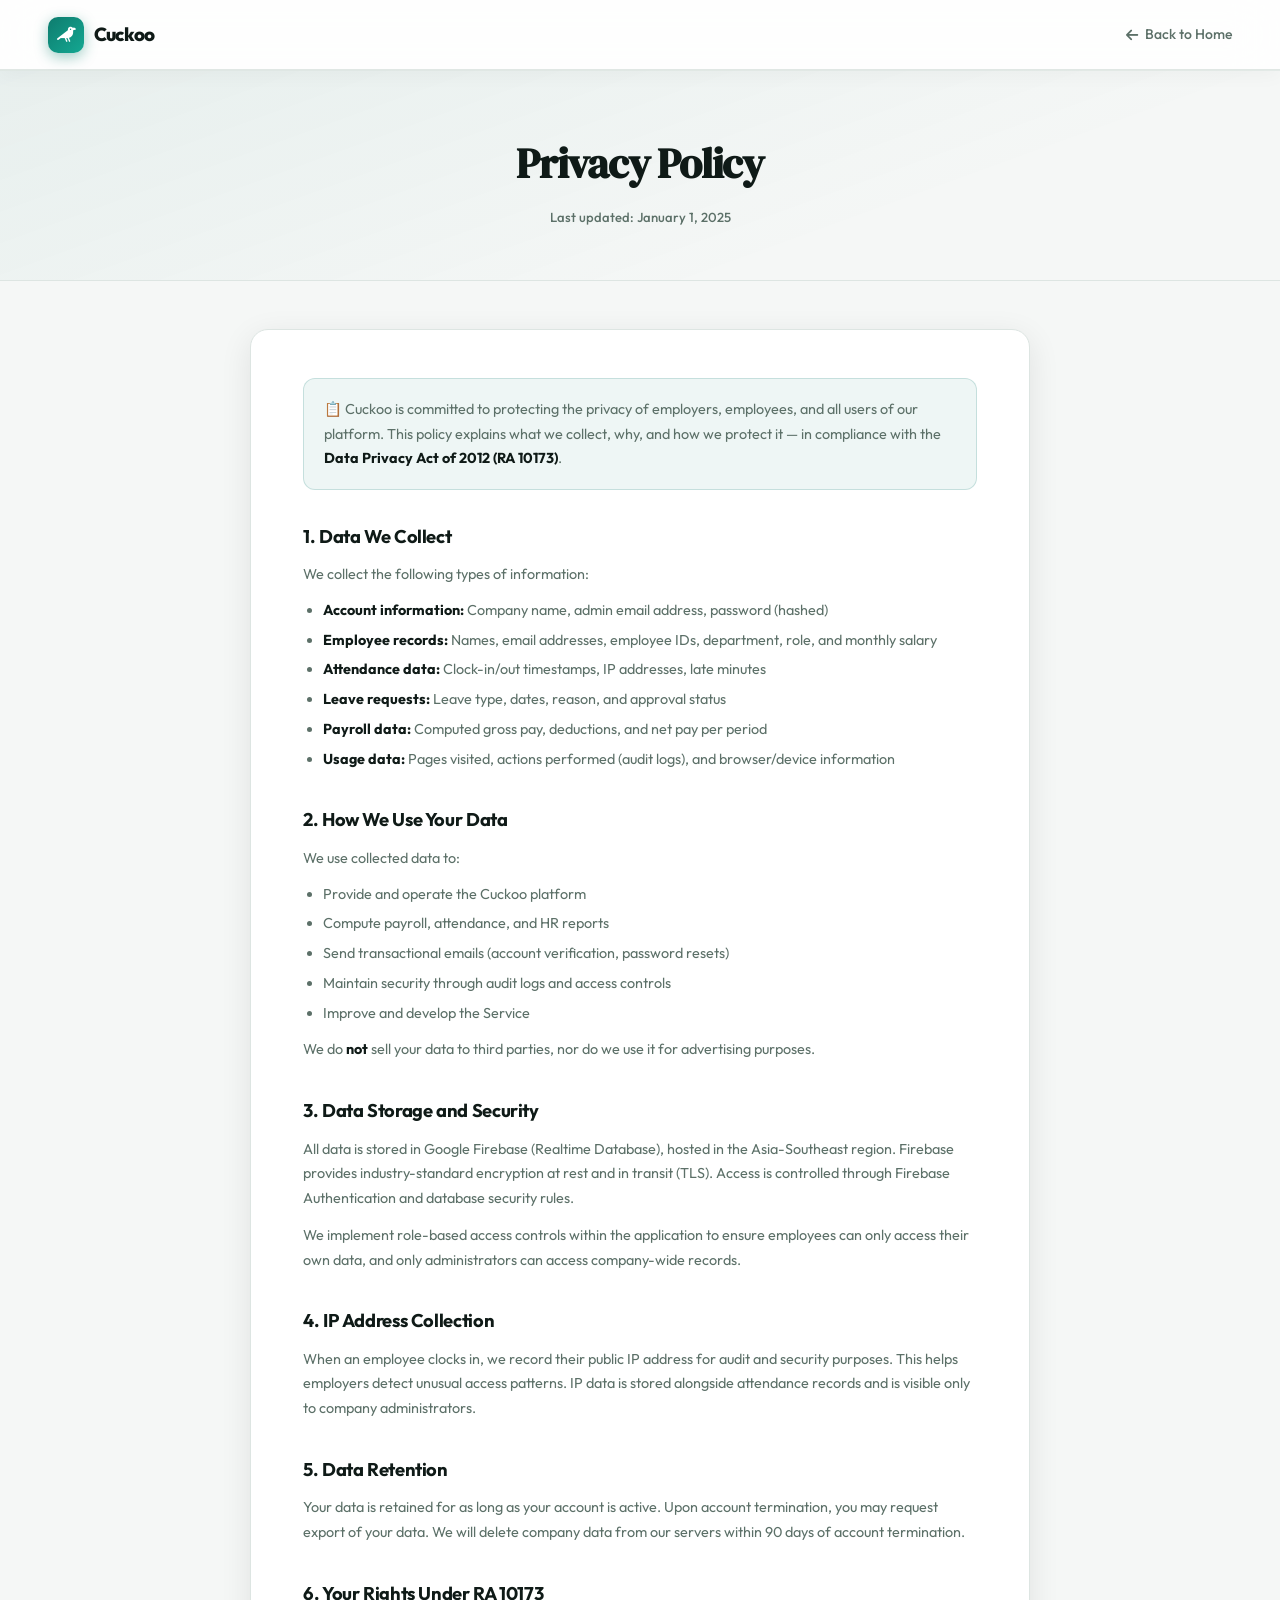
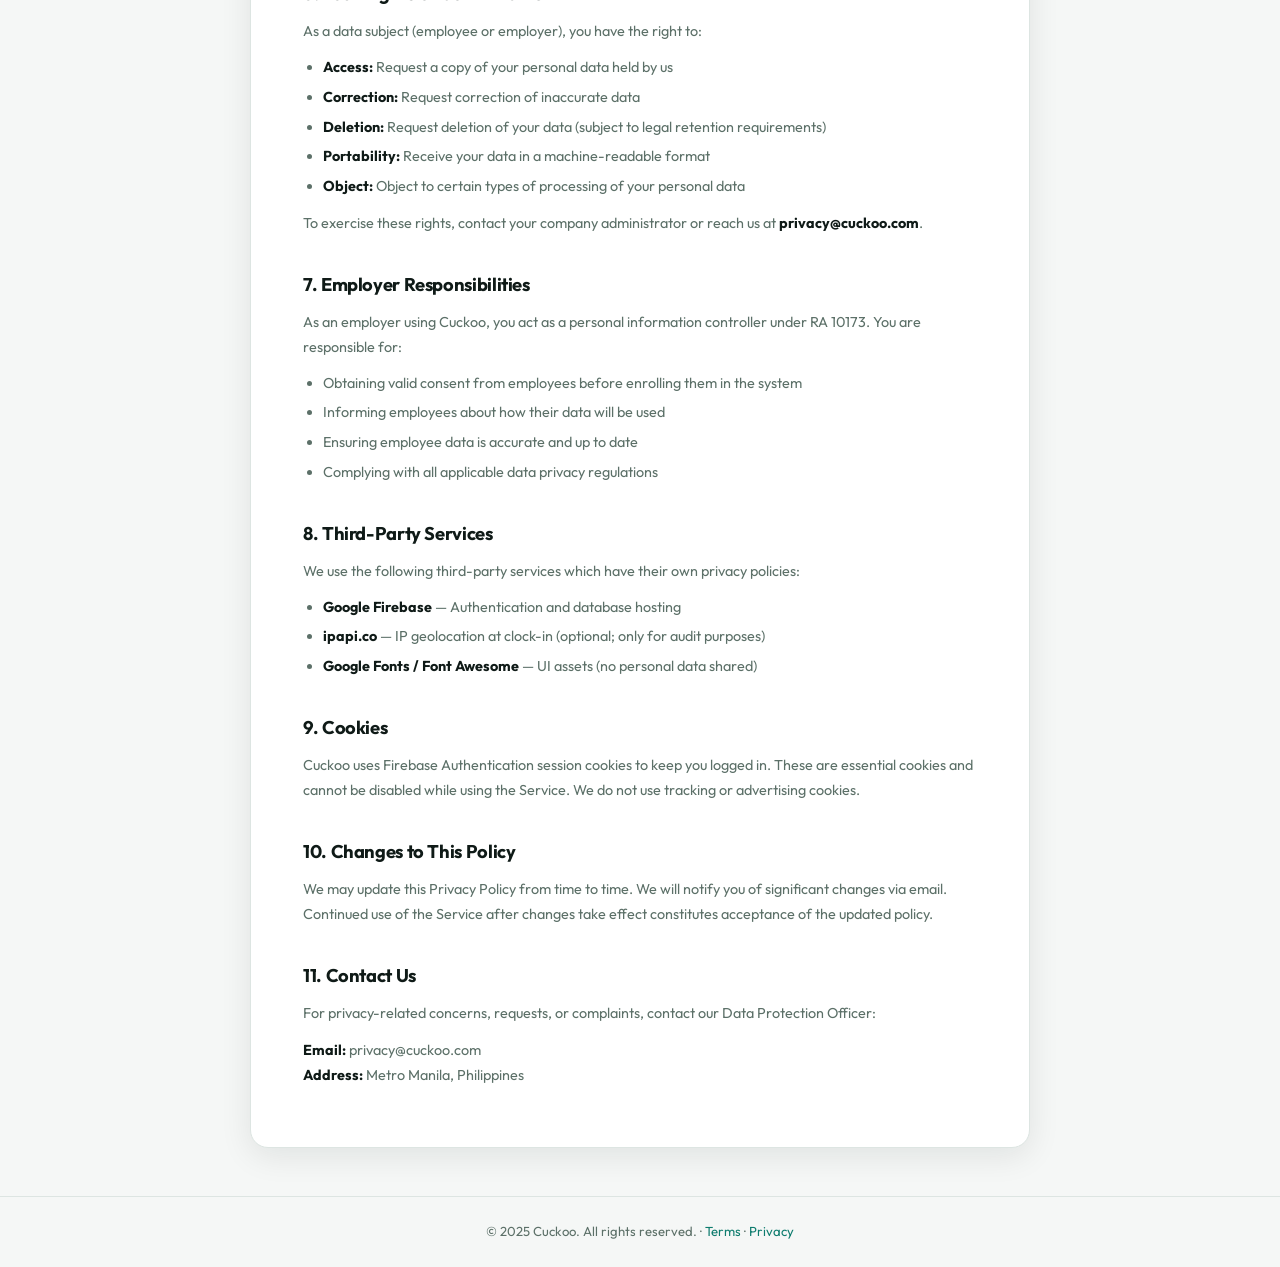
<file: privacy.html>
<!DOCTYPE html>
<html lang="en">
<head>
  <meta charset="UTF-8">
  <meta name="viewport" content="width=device-width, initial-scale=1.0">
  <title>Privacy Policy — Cuckoo</title>
  <link href="https://fonts.googleapis.com/css2?family=Outfit:wght@300;400;500;600;700;800&family=DM+Serif+Display:ital@0;1&display=swap" rel="stylesheet">
  <link rel="stylesheet" href="https://cdnjs.cloudflare.com/ajax/libs/font-awesome/6.4.0/css/all.min.css">
  <link rel="stylesheet" href="style.css">
  <!-- PWA -->
  <link rel="icon" type="image/png" href="/HueTeams/icons/favicon-96x96.png" sizes="96x96" />
  <link rel="icon" type="image/svg+xml" href="/HueTeams/icons/favicon.svg" />
  <link rel="shortcut icon" href="/HueTeams/icons/favicon.ico" />
  <link rel="apple-touch-icon" sizes="180x180" href="/HueTeams/icons/apple-touch-icon.png" />
  <meta name="apple-mobile-web-app-capable" content="yes" />
  <meta name="apple-mobile-web-app-status-bar-style" content="black" />
  <meta name="apple-mobile-web-app-title" content="Cuckoo" />
  <meta name="theme-color" content="#0e7c6e" />
  <link rel="manifest" href="/HueTeams/manifest.json" />
</head>
<body>

<nav class="navbar">
  <a class="nav-logo" href="index.html">
    <div class="nav-logo-icon"><i class="fa-solid fa-crow"></i></div>
    Cuckoo
  </a>
  <a href="index.html" class="nav-back">
    <i class="fa-solid fa-arrow-left"></i> Back to Home
  </a>
</nav>

<div class="page-hero">
  <h1>Privacy Policy</h1>
  <p class="updated">Last updated: January 1, 2025</p>
</div>

<div class="container">

  <div class="highlight">
    📋 Cuckoo is committed to protecting the privacy of employers, employees, and all users of our platform. This policy explains what we collect, why, and how we protect it — in compliance with the <strong>Data Privacy Act of 2012 (RA 10173)</strong>.
  </div>

  <h2>1. Data We Collect</h2>
  <p>We collect the following types of information:</p>
  <ul>
    <li><strong>Account information:</strong> Company name, admin email address, password (hashed)</li>
    <li><strong>Employee records:</strong> Names, email addresses, employee IDs, department, role, and monthly salary</li>
    <li><strong>Attendance data:</strong> Clock-in/out timestamps, IP addresses, late minutes</li>
    <li><strong>Leave requests:</strong> Leave type, dates, reason, and approval status</li>
    <li><strong>Payroll data:</strong> Computed gross pay, deductions, and net pay per period</li>
    <li><strong>Usage data:</strong> Pages visited, actions performed (audit logs), and browser/device information</li>
  </ul>

  <h2>2. How We Use Your Data</h2>
  <p>We use collected data to:</p>
  <ul>
    <li>Provide and operate the Cuckoo platform</li>
    <li>Compute payroll, attendance, and HR reports</li>
    <li>Send transactional emails (account verification, password resets)</li>
    <li>Maintain security through audit logs and access controls</li>
    <li>Improve and develop the Service</li>
  </ul>
  <p>We do <strong>not</strong> sell your data to third parties, nor do we use it for advertising purposes.</p>

  <h2>3. Data Storage and Security</h2>
  <p>All data is stored in Google Firebase (Realtime Database), hosted in the Asia-Southeast region. Firebase provides industry-standard encryption at rest and in transit (TLS). Access is controlled through Firebase Authentication and database security rules.</p>
  <p>We implement role-based access controls within the application to ensure employees can only access their own data, and only administrators can access company-wide records.</p>

  <h2>4. IP Address Collection</h2>
  <p>When an employee clocks in, we record their public IP address for audit and security purposes. This helps employers detect unusual access patterns. IP data is stored alongside attendance records and is visible only to company administrators.</p>

  <h2>5. Data Retention</h2>
  <p>Your data is retained for as long as your account is active. Upon account termination, you may request export of your data. We will delete company data from our servers within 90 days of account termination.</p>

  <h2>6. Your Rights Under RA 10173</h2>
  <p>As a data subject (employee or employer), you have the right to:</p>
  <ul>
    <li><strong>Access:</strong> Request a copy of your personal data held by us</li>
    <li><strong>Correction:</strong> Request correction of inaccurate data</li>
    <li><strong>Deletion:</strong> Request deletion of your data (subject to legal retention requirements)</li>
    <li><strong>Portability:</strong> Receive your data in a machine-readable format</li>
    <li><strong>Object:</strong> Object to certain types of processing of your personal data</li>
  </ul>
  <p>To exercise these rights, contact your company administrator or reach us at <strong>privacy@cuckoo.com</strong>.</p>

  <h2>7. Employer Responsibilities</h2>
  <p>As an employer using Cuckoo, you act as a personal information controller under RA 10173. You are responsible for:</p>
  <ul>
    <li>Obtaining valid consent from employees before enrolling them in the system</li>
    <li>Informing employees about how their data will be used</li>
    <li>Ensuring employee data is accurate and up to date</li>
    <li>Complying with all applicable data privacy regulations</li>
  </ul>

  <h2>8. Third-Party Services</h2>
  <p>We use the following third-party services which have their own privacy policies:</p>
  <ul>
    <li><strong>Google Firebase</strong> — Authentication and database hosting</li>
    <li><strong>ipapi.co</strong> — IP geolocation at clock-in (optional; only for audit purposes)</li>
    <li><strong>Google Fonts / Font Awesome</strong> — UI assets (no personal data shared)</li>
  </ul>

  <h2>9. Cookies</h2>
  <p>Cuckoo uses Firebase Authentication session cookies to keep you logged in. These are essential cookies and cannot be disabled while using the Service. We do not use tracking or advertising cookies.</p>

  <h2>10. Changes to This Policy</h2>
  <p>We may update this Privacy Policy from time to time. We will notify you of significant changes via email. Continued use of the Service after changes take effect constitutes acceptance of the updated policy.</p>

  <h2>11. Contact Us</h2>
  <p>For privacy-related concerns, requests, or complaints, contact our Data Protection Officer:</p>
  <p><strong>Email:</strong> privacy@cuckoo.com<br>
  <strong>Address:</strong> Metro Manila, Philippines</p>

</div>

<div class="footer-light">
  © 2025 Cuckoo. All rights reserved. ·
  <a href="terms.html">Terms</a> ·
  <a href="privacy.html">Privacy</a>
</div>

</body>
</html>
</file>
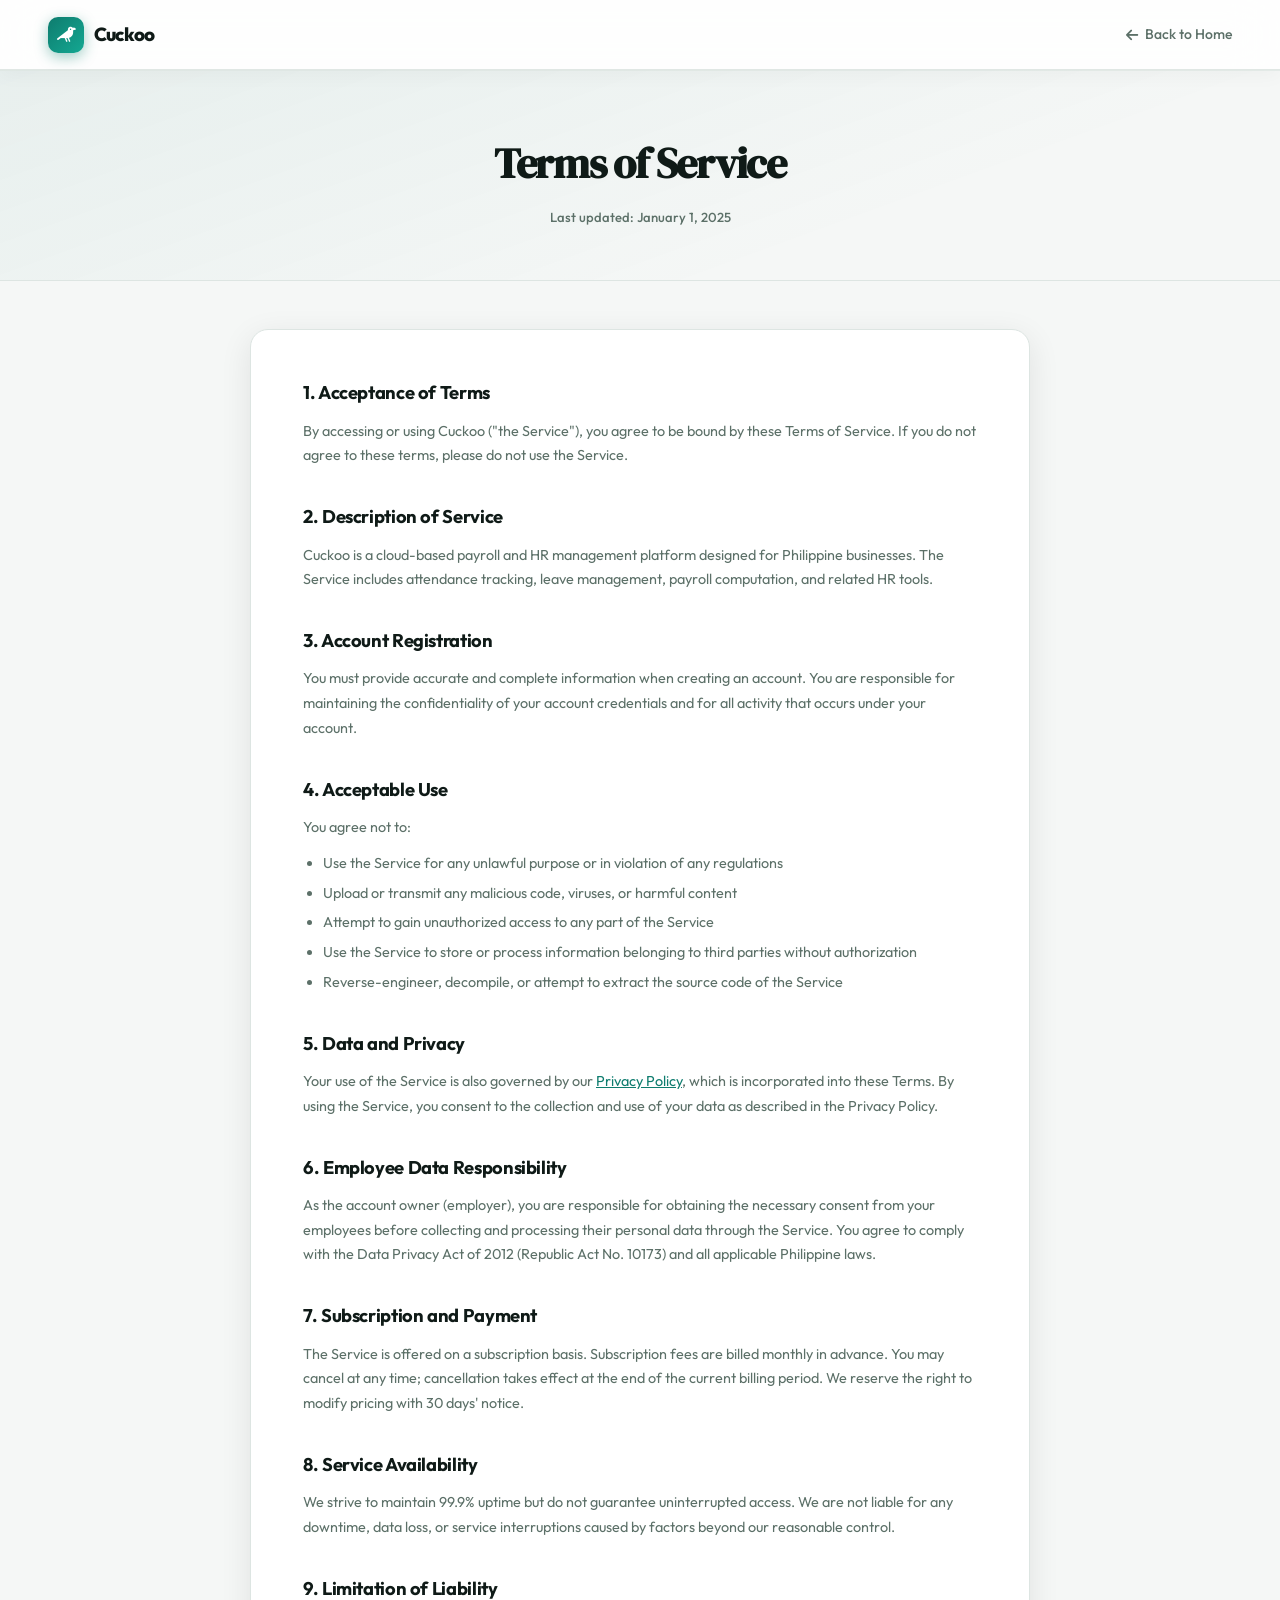
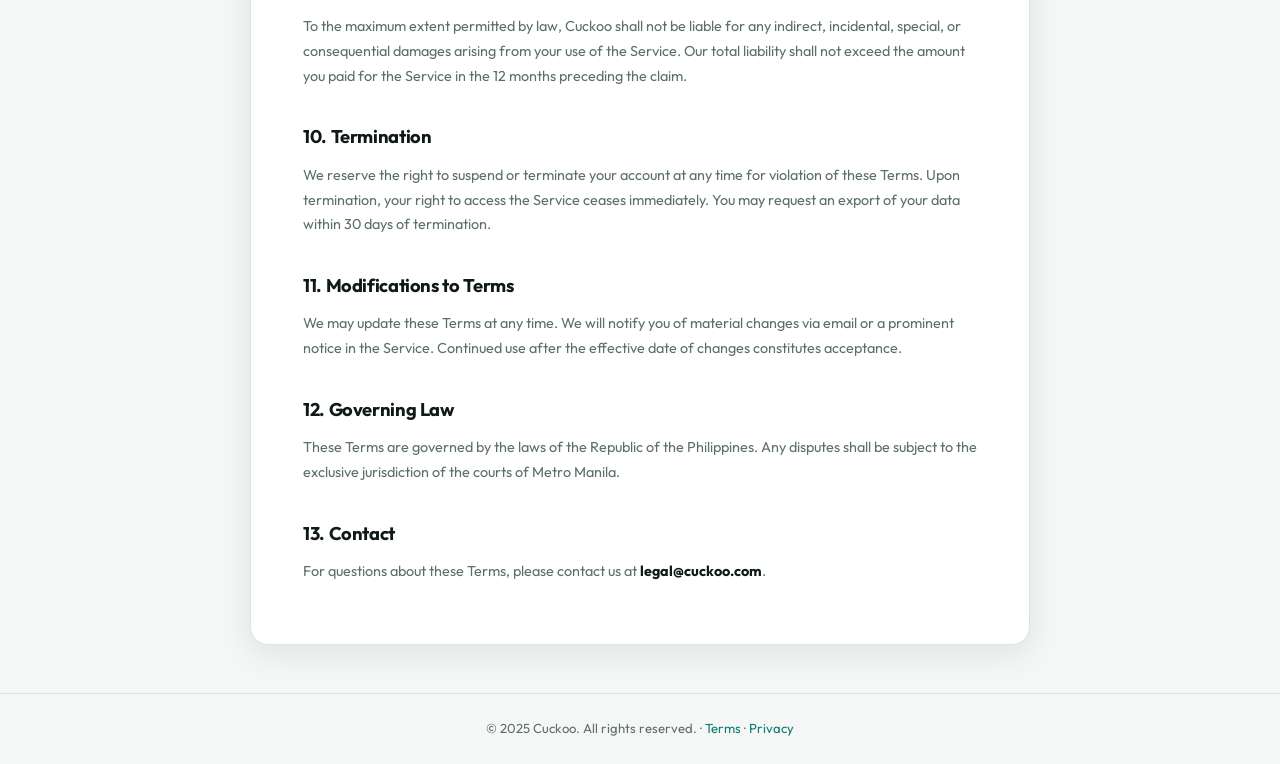
<file: terms.html>
<!DOCTYPE html>
<html lang="en">
<head>
  <meta charset="UTF-8">
  <meta name="viewport" content="width=device-width, initial-scale=1.0">
  <title>Terms of Service — Cuckoo</title>
  <link href="https://fonts.googleapis.com/css2?family=Outfit:wght@300;400;500;600;700;800&family=DM+Serif+Display:ital@0;1&display=swap" rel="stylesheet">
  <link rel="stylesheet" href="https://cdnjs.cloudflare.com/ajax/libs/font-awesome/6.4.0/css/all.min.css">
  <link rel="stylesheet" href="style.css">
  <!-- PWA -->
  <link rel="icon" type="image/png" href="/HueTeams/icons/favicon-96x96.png" sizes="96x96" />
  <link rel="icon" type="image/svg+xml" href="/HueTeams/icons/favicon.svg" />
  <link rel="shortcut icon" href="/HueTeams/icons/favicon.ico" />
  <link rel="apple-touch-icon" sizes="180x180" href="/HueTeams/icons/apple-touch-icon.png" />
  <meta name="apple-mobile-web-app-capable" content="yes" />
  <meta name="apple-mobile-web-app-status-bar-style" content="black" />
  <meta name="apple-mobile-web-app-title" content="Cuckoo" />
  <meta name="theme-color" content="#0e7c6e" />
  <link rel="manifest" href="/HueTeams/manifest.json" />
</head>
<body>

<nav class="navbar">
  <a class="nav-logo" href="index.html">
    <div class="nav-logo-icon"><i class="fa-solid fa-crow"></i></div>
    Cuckoo
  </a>
  <a href="index.html" class="nav-back">
    <i class="fa-solid fa-arrow-left"></i> Back to Home
  </a>
</nav>

<div class="page-hero">
  <h1>Terms of Service</h1>
  <p class="updated">Last updated: January 1, 2025</p>
</div>

<div class="container">

  <h2>1. Acceptance of Terms</h2>
  <p>By accessing or using Cuckoo ("the Service"), you agree to be bound by these Terms of Service. If you do not agree to these terms, please do not use the Service.</p>

  <h2>2. Description of Service</h2>
  <p>Cuckoo is a cloud-based payroll and HR management platform designed for Philippine businesses. The Service includes attendance tracking, leave management, payroll computation, and related HR tools.</p>

  <h2>3. Account Registration</h2>
  <p>You must provide accurate and complete information when creating an account. You are responsible for maintaining the confidentiality of your account credentials and for all activity that occurs under your account.</p>

  <h2>4. Acceptable Use</h2>
  <p>You agree not to:</p>
  <ul>
    <li>Use the Service for any unlawful purpose or in violation of any regulations</li>
    <li>Upload or transmit any malicious code, viruses, or harmful content</li>
    <li>Attempt to gain unauthorized access to any part of the Service</li>
    <li>Use the Service to store or process information belonging to third parties without authorization</li>
    <li>Reverse-engineer, decompile, or attempt to extract the source code of the Service</li>
  </ul>

  <h2>5. Data and Privacy</h2>
  <p>Your use of the Service is also governed by our <a href="privacy.html">Privacy Policy</a>, which is incorporated into these Terms. By using the Service, you consent to the collection and use of your data as described in the Privacy Policy.</p>

  <h2>6. Employee Data Responsibility</h2>
  <p>As the account owner (employer), you are responsible for obtaining the necessary consent from your employees before collecting and processing their personal data through the Service. You agree to comply with the Data Privacy Act of 2012 (Republic Act No. 10173) and all applicable Philippine laws.</p>

  <h2>7. Subscription and Payment</h2>
  <p>The Service is offered on a subscription basis. Subscription fees are billed monthly in advance. You may cancel at any time; cancellation takes effect at the end of the current billing period. We reserve the right to modify pricing with 30 days' notice.</p>

  <h2>8. Service Availability</h2>
  <p>We strive to maintain 99.9% uptime but do not guarantee uninterrupted access. We are not liable for any downtime, data loss, or service interruptions caused by factors beyond our reasonable control.</p>

  <h2>9. Limitation of Liability</h2>
  <p>To the maximum extent permitted by law, Cuckoo shall not be liable for any indirect, incidental, special, or consequential damages arising from your use of the Service. Our total liability shall not exceed the amount you paid for the Service in the 12 months preceding the claim.</p>

  <h2>10. Termination</h2>
  <p>We reserve the right to suspend or terminate your account at any time for violation of these Terms. Upon termination, your right to access the Service ceases immediately. You may request an export of your data within 30 days of termination.</p>

  <h2>11. Modifications to Terms</h2>
  <p>We may update these Terms at any time. We will notify you of material changes via email or a prominent notice in the Service. Continued use after the effective date of changes constitutes acceptance.</p>

  <h2>12. Governing Law</h2>
  <p>These Terms are governed by the laws of the Republic of the Philippines. Any disputes shall be subject to the exclusive jurisdiction of the courts of Metro Manila.</p>

  <h2>13. Contact</h2>
  <p>For questions about these Terms, please contact us at <strong>legal@cuckoo.com</strong>.</p>

</div>

<div class="footer-light">
  © 2025 Cuckoo. All rights reserved. ·
  <a href="terms.html">Terms</a> ·
  <a href="privacy.html">Privacy</a>
</div>

</body>
</html>
</file>
<file: style.css>
/* ============================================================
   CUCKOO — style.css  (v3 — Modern Premium)
   Covers: index.html · app.html · terms.html · privacy.html
   ============================================================ */

/* ════════════════════════════════════════════════
   1. DESIGN TOKENS
   ════════════════════════════════════════════════ */
:root {
  /* Brand — deep forest teal with gold accent */
  --primary:         #0e7c6e;
  --primary-dark:    #0a5f55;
  --primary-light:   #14a892;
  --primary-glow:    rgba(14, 124, 110, 0.15);
  --primary-glow-sm: rgba(14, 124, 110, 0.10);
  --accent:          #f0a500;
  --accent-glow:     rgba(240, 165, 0, 0.15);

  /* Semantic */
  --green:  #059669;
  --red:    #dc2626;
  --amber:  #d97706;
  --purple: #7c3aed;

  /* Surfaces */
  --bg:   #f5f7f6;
  --bg2:  #eef1ef;
  --card: #ffffff;

  /* Text */
  --text:       #0f1a17;
  --text-muted: #5c7068;

  /* Borders */
  --border:       #dde5e2;
  --border-focus: var(--primary);

  /* Radius */
  --radius:    18px;
  --radius-sm: 11px;
  --radius-xs: 7px;

  /* Shadows */
  --shadow:      0 2px 14px rgba(15, 26, 23, 0.05);
  --shadow-md:   0 8px 32px rgba(15, 26, 23, 0.09);
  --shadow-lg:   0 20px 56px rgba(15, 26, 23, 0.13);
  --shadow-glow: 0 8px 32px rgba(14, 124, 110, 0.28);

  /* Layout */
  --sidebar-w: 252px;
}

/* ════════════════════════════════════════════════
   2. RESET & BASE
   ════════════════════════════════════════════════ */
*, *::before, *::after {
  box-sizing: border-box;
  margin: 0;
  padding: 0;
}
html { scroll-behavior: smooth; }
body {
  font-family: 'Outfit', sans-serif;
  background: var(--bg);
  color: var(--text);
  line-height: 1.65;
  -webkit-font-smoothing: antialiased;
  -moz-osx-font-smoothing: grayscale;
}
img, svg { display: block; max-width: 100%; }
a { color: var(--primary); }
button { font-family: inherit; }

/* ════════════════════════════════════════════════
   3. TYPOGRAPHY HELPERS
   ════════════════════════════════════════════════ */
.font-serif   { font-family: 'DM Serif Display', serif; }
.text-muted   { color: var(--text-muted); }
.text-primary { color: var(--primary); }
.text-small   { font-size: 0.85rem; }
.hidden       { display: none !important; }

/* ════════════════════════════════════════════════
   4. ANIMATIONS
   ════════════════════════════════════════════════ */
@keyframes pulse {
  0%, 100% { opacity: 1; transform: scale(1); }
  50%       { opacity: .5; transform: scale(1.3); }
}
@keyframes spin {
  to { transform: rotate(360deg); }
}
@keyframes fadeUp {
  from { opacity: 0; transform: translateY(16px); }
  to   { opacity: 1; transform: translateY(0); }
}
@keyframes shimmer {
  0%   { background-position: -200% 0; }
  100% { background-position: 200% 0; }
}
@keyframes float {
  0%, 100% { transform: translateY(0px); }
  50%       { transform: translateY(-8px); }
}
@keyframes heroFadeIn {
  from { opacity: 0; transform: translateY(24px); }
  to   { opacity: 1; transform: translateY(0); }
}

/* ════════════════════════════════════════════════
   5. SHARED — NAVBAR
   ════════════════════════════════════════════════ */
.navbar {
  background: rgba(255, 255, 255, 0.88);
  backdrop-filter: blur(24px) saturate(180%);
  -webkit-backdrop-filter: blur(24px) saturate(180%);
  border-bottom: 1px solid rgba(221, 229, 226, 0.9);
  padding: 0 48px;
  height: 70px;
  display: flex;
  align-items: center;
  justify-content: space-between;
  position: sticky;
  top: 0;
  z-index: 100;
  box-shadow: 0 1px 0 rgba(221, 229, 226, 0.7), 0 4px 20px rgba(15, 26, 23, 0.04);
}

.nav-logo {
  font-weight: 800;
  font-size: 1.18rem;
  color: var(--text);
  display: flex;
  align-items: center;
  gap: 10px;
  text-decoration: none;
  letter-spacing: -0.04em;
}

.nav-logo-icon {
  width: 36px;
  height: 36px;
  border-radius: 10px;
  background: linear-gradient(135deg, var(--primary), var(--primary-light));
  color: #fff;
  display: flex;
  align-items: center;
  justify-content: center;
  font-size: 0.95rem;
  box-shadow: 0 4px 14px rgba(14, 124, 110, 0.4);
  flex-shrink: 0;
}

/* index.html nav links */
.nav-links {
  display: flex;
  gap: 4px;
  align-items: center;
}

.nav-links a {
  text-decoration: none;
  color: var(--text-muted);
  font-weight: 500;
  font-size: 0.875rem;
  padding: 7px 14px;
  border-radius: 9px;
  transition: color 0.18s, background 0.18s;
}

.nav-links a:hover {
  color: var(--primary);
  background: var(--primary-glow-sm);
}

/* terms / privacy back link */
.nav-back {
  font-size: 0.875rem;
  color: var(--text-muted);
  text-decoration: none;
  display: flex;
  align-items: center;
  gap: 7px;
  font-weight: 500;
  transition: color 0.18s;
}
.nav-back:hover { color: var(--primary); }

/* ════════════════════════════════════════════════
   6. SHARED — BUTTONS
   ════════════════════════════════════════════════ */
.btn {
  display: inline-flex;
  align-items: center;
  justify-content: center;
  gap: 7px;
  padding: 10px 22px;
  border-radius: var(--radius-sm);
  border: none;
  font-family: 'Outfit', sans-serif;
  font-weight: 600;
  font-size: 0.9rem;
  cursor: pointer;
  text-decoration: none;
  letter-spacing: -0.01em;
  transition:
    background 0.2s cubic-bezier(0.4, 0, 0.2, 1),
    transform  0.2s cubic-bezier(0.4, 0, 0.2, 1),
    box-shadow 0.2s cubic-bezier(0.4, 0, 0.2, 1),
    border-color 0.2s;
  white-space: nowrap;
}

.btn-primary {
  background: linear-gradient(135deg, var(--primary), var(--primary-light));
  color: #fff;
  box-shadow: 0 4px 18px rgba(14, 124, 110, 0.38);
}
.btn-primary:hover {
  background: linear-gradient(135deg, var(--primary-dark), var(--primary));
  transform: translateY(-2px);
  box-shadow: 0 8px 28px rgba(14, 124, 110, 0.45);
}
.btn-primary:active { transform: translateY(0); }

.btn-outline {
  background: rgba(255,255,255,0.8);
  border: 1.5px solid var(--border);
  color: var(--text);
  backdrop-filter: blur(8px);
}
.btn-outline:hover {
  border-color: var(--primary);
  color: var(--primary);
  background: var(--primary-glow-sm);
}

.btn-success { background: var(--green); color: #fff; box-shadow: 0 3px 10px rgba(5,150,105,.3); }
.btn-success:hover { filter: brightness(1.08); transform: translateY(-1px); }
.btn-danger  { background: var(--red);   color: #fff; box-shadow: 0 3px 10px rgba(220,38,38,.3); }
.btn-danger:hover  { filter: brightness(1.08); transform: translateY(-1px); }
.btn-ghost {
  background: var(--bg);
  color: var(--text-muted);
  border: 1px solid var(--border);
}
.btn-ghost:hover { background: var(--border); color: var(--text); }

.btn-lg { padding: 15px 34px; font-size: 1rem; border-radius: 13px; }
.btn-sm { padding: 5px 12px;  font-size: 0.75rem; border-radius: var(--radius-xs); }

/* ════════════════════════════════════════════════
   7. SHARED — ALERTS
   ════════════════════════════════════════════════ */
.alert {
  padding: 12px 16px;
  border-radius: var(--radius-sm);
  font-size: 0.875rem;
  margin-bottom: 14px;
  font-weight: 500;
  line-height: 1.55;
}
.alert-error   { background: #fff1f0; color: #9b1c1c; border: 1px solid #fecaca; }
.alert-success { background: #ecfdf5; color: #065f46; border: 1px solid #a7f3d0; }
.alert-info    { background: #f0fdf9; color: var(--primary); border: 1px solid #b2e8df; }

/* ════════════════════════════════════════════════
   8. SHARED — FORMS
   ════════════════════════════════════════════════ */
.form-group {
  display: flex;
  flex-direction: column;
  gap: 6px;
  margin-bottom: 16px;
}

.form-label,
.form-group label {
  font-size: 0.72rem;
  font-weight: 700;
  color: var(--text-muted);
  letter-spacing: 0.05em;
  text-transform: uppercase;
}

.form-input,
.form-select,
.form-textarea {
  padding: 10px 14px;
  border: 1.5px solid var(--border);
  border-radius: var(--radius-sm);
  font-family: 'Outfit', sans-serif;
  font-size: 0.9rem;
  width: 100%;
  background: #fff;
  color: var(--text);
  transition: border-color 0.2s, box-shadow 0.2s;
}

.form-input:focus,
.form-select:focus,
.form-textarea:focus {
  outline: none;
  border-color: var(--primary);
  box-shadow: 0 0 0 3.5px var(--primary-glow);
}

.form-textarea { resize: vertical; min-height: 90px; }

/* ════════════════════════════════════════════════
   9. SHARED — MODAL
   ════════════════════════════════════════════════ */
.modal-overlay {
  display: none;
  position: fixed;
  inset: 0;
  background: rgba(15, 26, 23, 0.55);
  backdrop-filter: blur(6px);
  z-index: 900;
  align-items: center;
  justify-content: center;
  padding: 20px;
}
.modal-overlay.active { display: flex; animation: fadeUp 0.22s ease; }

.modal {
  background: #fff;
  border-radius: 20px;
  padding: 36px;
  width: 100%;
  max-width: 420px;
  position: relative;
  box-shadow: 0 24px 72px rgba(15, 26, 23, 0.22);
  border: 1px solid var(--border);
}

.modal h3 {
  font-size: 1.35rem;
  font-weight: 800;
  margin-bottom: 22px;
  letter-spacing: -0.03em;
}

.close-modal {
  position: absolute;
  top: 16px; right: 16px;
  background: var(--bg);
  border: 1px solid var(--border);
  border-radius: 8px;
  width: 32px; height: 32px;
  display: flex; align-items: center; justify-content: center;
  cursor: pointer;
  color: var(--text-muted);
  transition: background 0.18s, color 0.18s;
}
.close-modal:hover { background: var(--border); color: var(--text); }

/* ════════════════════════════════════════════════
   10. VERIFY BANNER
   ════════════════════════════════════════════════ */
.verify-banner {
  display: none;
  background: linear-gradient(135deg, var(--primary), var(--primary-light));
  color: #fff;
  padding: 14px 24px;
  font-size: 0.875rem;
  font-weight: 500;
  text-align: center;
  position: sticky;
  top: 0;
  z-index: 200;
}
.verify-banner.show { display: block; }

/* ════════════════════════════════════════════════
   11. LANDING — HERO
   ════════════════════════════════════════════════ */
.hero-section {
  min-height: 92vh;
  display: flex;
  align-items: center;
  justify-content: center;
  padding: 100px 24px 80px;
  position: relative;
  overflow: hidden;
  background:
    radial-gradient(ellipse 70% 60% at 50% 0%, rgba(14,124,110,0.10) 0%, transparent 70%),
    radial-gradient(ellipse 40% 40% at 80% 60%, rgba(240,165,0,0.07) 0%, transparent 60%),
    var(--bg);
}

/* Subtle grid overlay */
.hero-section::before {
  content: '';
  position: absolute;
  inset: 0;
  background-image:
    linear-gradient(rgba(14,124,110,0.04) 1px, transparent 1px),
    linear-gradient(90deg, rgba(14,124,110,0.04) 1px, transparent 1px);
  background-size: 48px 48px;
  pointer-events: none;
}

.hero {
  text-align: center;
  max-width: 760px;
  position: relative;
  animation: heroFadeIn 0.7s ease both;
}

.hero-badge {
  display: inline-flex;
  align-items: center;
  gap: 8px;
  background: rgba(14,124,110,0.08);
  border: 1px solid rgba(14,124,110,0.2);
  border-radius: 40px;
  padding: 7px 18px;
  font-size: 0.78rem;
  font-weight: 700;
  color: var(--primary);
  letter-spacing: 0.04em;
  text-transform: uppercase;
  margin-bottom: 28px;
}

.hero-badge-dot {
  width: 7px; height: 7px;
  border-radius: 50%;
  background: var(--primary);
  animation: pulse 2s ease infinite;
}

.hero h1 {
  font-family: 'DM Serif Display', serif;
  font-size: 4.2rem;
  line-height: 1.08;
  letter-spacing: -0.03em;
  color: var(--text);
  margin-bottom: 22px;
}

.hero h1 em {
  font-style: italic;
  color: var(--primary);
  position: relative;
}

.hero > p, .hero > div > p {
  font-size: 1.15rem;
  color: var(--text-muted);
  max-width: 560px;
  margin: 0 auto 36px;
  line-height: 1.7;
}

.hero-buttons {
  display: flex;
  gap: 12px;
  justify-content: center;
  flex-wrap: wrap;
  margin-bottom: 48px;
}

.hero-trust {
  display: flex;
  align-items: center;
  justify-content: center;
  gap: 12px;
  font-size: 0.82rem;
  color: var(--text-muted);
  font-weight: 500;
}

.hero-trust-avatars {
  display: flex;
  gap: -4px;
}

.hero-trust-avatars span {
  width: 30px; height: 30px;
  border-radius: 50%;
  background: linear-gradient(135deg, var(--primary), var(--primary-light));
  color: #fff;
  display: flex;
  align-items: center;
  justify-content: center;
  font-size: 0.7rem;
  font-weight: 700;
  border: 2px solid #fff;
  margin-left: -6px;
}
.hero-trust-avatars span:first-child { margin-left: 0; }

/* ════════════════════════════════════════════════
   12. LANDING — FEATURES
   ════════════════════════════════════════════════ */
.features-bg {
  background: var(--bg2);
  border-top: 1px solid var(--border);
  border-bottom: 1px solid var(--border);
}

.section-wrap {
  max-width: 1160px;
  margin: 0 auto;
  padding: 96px 40px;
}

.section-header {
  text-align: center;
  margin-bottom: 56px;
}

.section-label {
  display: inline-block;
  background: rgba(14,124,110,0.08);
  border: 1px solid rgba(14,124,110,0.18);
  color: var(--primary);
  border-radius: 30px;
  padding: 5px 16px;
  font-size: 0.72rem;
  font-weight: 800;
  letter-spacing: 0.08em;
  text-transform: uppercase;
  margin-bottom: 16px;
}

.section-title {
  font-family: 'DM Serif Display', serif;
  font-size: 2.7rem;
  letter-spacing: -0.03em;
  margin-bottom: 12px;
  color: var(--text);
}

.section-sub {
  font-size: 1.05rem;
  color: var(--text-muted);
}

.features-grid {
  display: grid;
  grid-template-columns: repeat(4, 1fr);
  gap: 20px;
}

.feature-card {
  background: var(--card);
  border-radius: var(--radius);
  padding: 28px 24px;
  border: 1px solid var(--border);
  box-shadow: var(--shadow);
  transition: transform 0.22s ease, box-shadow 0.22s ease, border-color 0.22s;
}
.feature-card:hover {
  transform: translateY(-4px);
  box-shadow: var(--shadow-md);
  border-color: rgba(14,124,110,0.25);
}

.feature-icon {
  width: 44px; height: 44px;
  background: linear-gradient(135deg, rgba(14,124,110,0.12), rgba(14,124,110,0.06));
  border: 1px solid rgba(14,124,110,0.18);
  border-radius: 12px;
  display: flex;
  align-items: center;
  justify-content: center;
  color: var(--primary);
  font-size: 1.1rem;
  margin-bottom: 18px;
}

.feature-card h3 {
  font-size: 1rem;
  font-weight: 700;
  margin-bottom: 8px;
  letter-spacing: -0.02em;
}

.feature-card p {
  font-size: 0.875rem;
  color: var(--text-muted);
  line-height: 1.6;
}

/* ════════════════════════════════════════════════
   13. LANDING — PRICING
   ════════════════════════════════════════════════ */
.pricing-grid {
  display: grid;
  grid-template-columns: repeat(3, 1fr);
  gap: 20px;
  align-items: center;
}

.pricing-card {
  background: var(--card);
  border-radius: var(--radius);
  padding: 34px 30px;
  border: 1px solid var(--border);
  box-shadow: var(--shadow);
  position: relative;
  transition: transform 0.22s ease, box-shadow 0.22s ease;
}
.pricing-card:hover { transform: translateY(-4px); box-shadow: var(--shadow-md); }

.pricing-card.popular {
  border: 2px solid var(--primary);
  box-shadow: 0 0 0 4px rgba(14,124,110,0.08), var(--shadow-md);
  transform: scale(1.04);
}
.pricing-card.popular:hover { transform: scale(1.04) translateY(-4px); }

.popular-badge {
  position: absolute;
  top: -14px;
  left: 50%;
  transform: translateX(-50%);
  background: linear-gradient(135deg, var(--primary), var(--primary-light));
  color: #fff;
  padding: 5px 18px;
  border-radius: 20px;
  font-size: 0.72rem;
  font-weight: 800;
  letter-spacing: 0.04em;
  text-transform: uppercase;
  white-space: nowrap;
  box-shadow: 0 4px 12px rgba(14,124,110,0.35);
}

.plan-name { font-size: 0.85rem; font-weight: 700; color: var(--text-muted); text-transform: uppercase; letter-spacing: 0.06em; margin-bottom: 12px; }
.plan-price { font-family: 'DM Serif Display', serif; font-size: 2.8rem; color: var(--text); letter-spacing: -0.04em; line-height: 1; }
.plan-price span { font-family: 'Outfit', sans-serif; font-size: 1rem; color: var(--text-muted); font-weight: 500; }
.plan-period { font-size: 0.8rem; color: var(--text-muted); margin-top: 6px; margin-bottom: 20px; }
.plan-divider { height: 1px; background: var(--border); margin-bottom: 20px; }

.plan-features {
  list-style: none;
  margin-bottom: 28px;
}
.plan-features li {
  display: flex;
  align-items: flex-start;
  gap: 10px;
  padding: 7px 0;
  font-size: 0.875rem;
  color: var(--text-muted);
  border-bottom: 1px solid var(--border);
}
.plan-features li:last-child { border-bottom: none; }
.plan-features li i { color: var(--primary); font-size: 0.75rem; margin-top: 4px; flex-shrink: 0; }

/* ════════════════════════════════════════════════
   14. LANDING — CTA
   ════════════════════════════════════════════════ */
.cta-section {
  text-align: center;
  padding: 100px 40px;
  background: linear-gradient(135deg, var(--primary-dark), var(--primary), var(--primary-light));
  color: #fff;
  position: relative;
  overflow: hidden;
}
.cta-section::before {
  content: '';
  position: absolute;
  inset: 0;
  background-image:
    linear-gradient(rgba(255,255,255,0.04) 1px, transparent 1px),
    linear-gradient(90deg, rgba(255,255,255,0.04) 1px, transparent 1px);
  background-size: 40px 40px;
}
.cta-section h2 {
  font-family: 'DM Serif Display', serif;
  font-size: 3rem;
  margin-bottom: 14px;
  letter-spacing: -0.03em;
  position: relative;
}
.cta-section p {
  font-size: 1.05rem;
  opacity: 0.85;
  margin-bottom: 36px;
  position: relative;
}
.cta-section .btn-primary {
  background: #fff;
  color: var(--primary);
  box-shadow: 0 8px 28px rgba(0,0,0,0.2);
  position: relative;
}
.cta-section .btn-primary:hover {
  background: rgba(255,255,255,0.92);
  transform: translateY(-2px);
  box-shadow: 0 12px 36px rgba(0,0,0,0.25);
}

/* ════════════════════════════════════════════════
   15. LANDING — FOOTER
   ════════════════════════════════════════════════ */
.footer {
  background: var(--text);
  color: rgba(255,255,255,0.55);
  padding: 28px 48px;
  display: flex;
  align-items: center;
  justify-content: space-between;
  font-size: 0.82rem;
  gap: 16px;
}
.footer a {
  color: rgba(255,255,255,0.55);
  text-decoration: none;
  transition: color 0.18s;
}
.footer a:hover { color: rgba(255,255,255,0.9); }

/* ════════════════════════════════════════════════
   16. LEGAL PAGES (terms / privacy)
   ════════════════════════════════════════════════ */
.page-hero {
  padding: 60px 40px 52px;
  text-align: center;
  background: linear-gradient(160deg, rgba(14,124,110,0.06) 0%, transparent 70%), var(--bg);
  border-bottom: 1px solid var(--border);
}
.page-hero h1 {
  font-family: 'DM Serif Display', serif;
  font-size: 2.6rem;
  letter-spacing: -0.03em;
  margin-bottom: 8px;
}
.page-hero .updated {
  font-size: 0.82rem;
  color: var(--text-muted);
  font-weight: 500;
}

.container {
  max-width: 780px;
  margin: 48px auto;
  padding: 48px 52px;
  background: var(--card);
  border-radius: var(--radius);
  box-shadow: var(--shadow-md);
  border: 1px solid var(--border);
}

.container h2 {
  font-size: 1.15rem;
  font-weight: 700;
  margin: 34px 0 10px;
  letter-spacing: -0.02em;
  color: var(--text);
}
.container h2:first-of-type { margin-top: 0; }

.container p { font-size: 0.9rem; color: var(--text-muted); margin-bottom: 12px; line-height: 1.72; }
.container ul { padding-left: 20px; margin-bottom: 12px; }
.container ul li { font-size: 0.9rem; color: var(--text-muted); margin-bottom: 6px; line-height: 1.65; }
.container strong { color: var(--text); font-weight: 700; }
.container a { color: var(--primary); }

.highlight {
  background: rgba(14,124,110,0.07);
  border: 1px solid rgba(14,124,110,0.18);
  border-radius: 12px;
  padding: 18px 20px;
  font-size: 0.9rem;
  line-height: 1.7;
  margin-bottom: 32px;
  color: var(--text-muted);
}

.footer-light {
  text-align: center;
  padding: 24px;
  font-size: 0.82rem;
  color: var(--text-muted);
  border-top: 1px solid var(--border);
}
.footer-light a { color: var(--primary); text-decoration: none; }

/* ════════════════════════════════════════════════
   17. APP — SHELL & LAYOUT
   ════════════════════════════════════════════════ */
#appLoadingOverlay {
  position: fixed;
  inset: 0;
  background: var(--bg);
  z-index: 999;
  display: flex;
  flex-direction: column;
  align-items: center;
  justify-content: center;
  gap: 20px;
}

.big-spinner {
  width: 40px; height: 40px;
  border: 3px solid var(--border);
  border-top-color: var(--primary);
  border-radius: 50%;
  animation: spin 0.8s linear infinite;
}

.app-shell {
  display: flex;
  min-height: 100vh;
}

/* ════════════════════════════════════════════════
   18. APP — SIDEBAR
   ════════════════════════════════════════════════ */
.sidebar {
  width: var(--sidebar-w);
  background: var(--text);
  color: rgba(255,255,255,0.75);
  display: flex;
  flex-direction: column;
  position: fixed;
  top: 0; left: 0;
  height: 100vh;
  overflow-y: auto;
  z-index: 50;
  box-shadow: 4px 0 24px rgba(15,26,23,0.12);
}

.sidebar-logo {
  font-weight: 800;
  font-size: 1.05rem;
  color: #fff;
  display: flex;
  align-items: center;
  gap: 10px;
  padding: 22px 20px;
  letter-spacing: -0.04em;
  border-bottom: 1px solid rgba(255,255,255,0.08);
}

.sidebar-logo-icon {
  width: 34px; height: 34px;
  border-radius: 10px;
  background: linear-gradient(135deg, var(--primary), var(--primary-light));
  color: #fff;
  display: flex; align-items: center; justify-content: center;
  font-size: 0.9rem;
  flex-shrink: 0;
  box-shadow: 0 4px 12px rgba(14,124,110,0.4);
}

.sidebar-nav {
  padding: 16px 12px;
  flex: 1;
}

.sidebar-section-label {
  font-size: 0.65rem;
  font-weight: 800;
  text-transform: uppercase;
  letter-spacing: 0.1em;
  color: rgba(255,255,255,0.3);
  padding: 10px 10px 5px;
  margin-top: 8px;
}

.sidebar-item {
  display: flex;
  align-items: center;
  gap: 10px;
  padding: 9px 12px;
  border-radius: 9px;
  cursor: pointer;
  font-size: 0.875rem;
  font-weight: 500;
  color: rgba(255,255,255,0.65);
  transition: background 0.18s, color 0.18s;
  margin-bottom: 2px;
}
.sidebar-item:hover { background: rgba(255,255,255,0.07); color: #fff; }
.sidebar-item.active { background: rgba(14,124,110,0.3); color: #fff; font-weight: 600; }
.sidebar-item i { width: 16px; text-align: center; opacity: 0.8; font-size: 0.85rem; }

.sidebar-footer {
  padding: 14px 12px;
  border-top: 1px solid rgba(255,255,255,0.08);
}

.logout-btn {
  width: 100%;
  background: rgba(220,38,38,0.15);
  border: 1px solid rgba(220,38,38,0.25);
  color: #f87171;
  border-radius: 9px;
  padding: 10px 14px;
  font-size: 0.82rem;
  font-weight: 600;
  cursor: pointer;
  display: flex;
  align-items: center;
  gap: 8px;
  transition: background 0.18s, border-color 0.18s;
  font-family: 'Outfit', sans-serif;
}
.logout-btn:hover { background: rgba(220,38,38,0.25); border-color: rgba(220,38,38,0.4); }

/* ════════════════════════════════════════════════
   19. APP — MAIN CONTENT
   ════════════════════════════════════════════════ */
.main-content {
  flex: 1;
  margin-left: var(--sidebar-w);
  min-width: 0;
  padding: 0;
  background: var(--bg);
}

.top-bar {
  display: flex;
  align-items: center;
  justify-content: space-between;
  padding: 18px 28px;
  background: rgba(255,255,255,0.9);
  backdrop-filter: blur(12px);
  border-bottom: 1px solid var(--border);
  position: sticky;
  top: 0;
  z-index: 40;
}

.top-bar h1 {
  font-size: 1.3rem;
  font-weight: 800;
  letter-spacing: -0.03em;
}

.user-menu {
  display: flex;
  align-items: center;
  gap: 8px;
  font-size: 0.85rem;
  font-weight: 600;
  color: var(--text-muted);
  background: var(--bg);
  border: 1px solid var(--border);
  border-radius: 30px;
  padding: 7px 14px;
}
.user-menu i { color: var(--primary); }

.page-content { display: none; padding: 24px 28px; }
.page-content.active { display: block; }

/* ════════════════════════════════════════════════
   20. APP — STATS / CARDS
   ════════════════════════════════════════════════ */
.stats-row {
  display: grid;
  grid-template-columns: repeat(4, 1fr);
  gap: 16px;
  margin-bottom: 24px;
}

.stat-card {
  background: var(--card);
  border-radius: var(--radius);
  padding: 22px;
  border: 1px solid var(--border);
  box-shadow: var(--shadow);
  display: flex;
  align-items: flex-start;
  gap: 16px;
}

.stat-icon {
  width: 42px; height: 42px;
  border-radius: 11px;
  display: flex; align-items: center; justify-content: center;
  font-size: 1rem;
  flex-shrink: 0;
}

.stat-body { flex: 1; min-width: 0; }
.stat-value { font-size: 1.7rem; font-weight: 800; letter-spacing: -0.04em; line-height: 1; }
.stat-label { font-size: 0.75rem; color: var(--text-muted); font-weight: 600; margin-top: 4px; text-transform: uppercase; letter-spacing: 0.03em; }
.stat-delta { font-size: 0.72rem; font-weight: 700; margin-top: 6px; }
.delta-up   { color: var(--green); }
.delta-down { color: var(--red); }

/* ════════════════════════════════════════════════
   21. APP — TABLE / DATA
   ════════════════════════════════════════════════ */
.card {
  background: var(--card);
  border-radius: var(--radius);
  border: 1px solid var(--border);
  box-shadow: var(--shadow);
  overflow: hidden;
  margin-bottom: 20px;
}

.card-header {
  display: flex;
  align-items: center;
  justify-content: space-between;
  padding: 16px 20px;
  border-bottom: 1px solid var(--border);
  flex-wrap: wrap;
  gap: 10px;
}

.card-title {
  font-size: 0.95rem;
  font-weight: 700;
  letter-spacing: -0.02em;
  display: flex;
  align-items: center;
  gap: 8px;
}

.card-body { padding: 0; }

.data-table {
  width: 100%;
  border-collapse: collapse;
  font-size: 0.85rem;
}
.data-table th {
  background: var(--bg);
  padding: 11px 16px;
  text-align: left;
  font-size: 0.7rem;
  font-weight: 700;
  color: var(--text-muted);
  text-transform: uppercase;
  letter-spacing: 0.05em;
  border-bottom: 1px solid var(--border);
  white-space: nowrap;
}
.data-table td {
  padding: 12px 16px;
  border-bottom: 1px solid var(--border);
  color: var(--text);
  vertical-align: middle;
}
.data-table tr:last-child td { border-bottom: none; }
.data-table tr:hover td { background: var(--bg); }
.data-table td:first-child, .data-table th:first-child { padding-left: 20px; }
.data-table td:last-child,  .data-table th:last-child  { padding-right: 20px; }

/* ════════════════════════════════════════════════
   22. APP — BADGES / CHIPS
   ════════════════════════════════════════════════ */
.badge {
  display: inline-flex; align-items: center; gap: 4px;
  padding: 3px 10px;
  border-radius: 20px;
  font-size: 0.7rem;
  font-weight: 700;
  letter-spacing: 0.02em;
  white-space: nowrap;
}
.badge-green  { background: #dcfce7; color: #166534; }
.badge-red    { background: #fee2e2; color: #991b1b; }
.badge-amber  { background: #fef3c7; color: #92400e; }
.badge-blue   { background: #dbeafe; color: #1e40af; }
.badge-gray   { background: var(--bg2); color: var(--text-muted); }
.badge-purple { background: #ede9fe; color: #5b21b6; }
.badge-teal   { background: #ccfbf1; color: #065f46; }

/* ════════════════════════════════════════════════
   23. APP — TOOLBAR
   ════════════════════════════════════════════════ */
.toolbar {
  display: flex;
  align-items: flex-end;
  gap: 12px;
  flex-wrap: wrap;
  margin-bottom: 18px;
}
.toolbar .form-group { margin-bottom: 0; min-width: 160px; }
.toolbar-right { margin-left: auto; display: flex; gap: 8px; align-items: center; }

/* ════════════════════════════════════════════════
   24. APP — MODALS (inner)
   ════════════════════════════════════════════════ */
.inner-modal-overlay {
  display: none;
  position: fixed;
  inset: 0;
  background: rgba(15,26,23,0.52);
  backdrop-filter: blur(5px);
  z-index: 800;
  align-items: center;
  justify-content: center;
  padding: 20px;
}
.inner-modal-overlay.active { display: flex; }

.inner-modal {
  background: var(--card);
  border-radius: 18px;
  padding: 28px 30px;
  max-width: 500px;
  width: 100%;
  box-shadow: 0 24px 64px rgba(15,26,23,0.22);
  border: 1px solid var(--border);
  max-height: 90vh;
  overflow-y: auto;
}

.inner-modal h3 {
  font-size: 1.1rem;
  font-weight: 800;
  margin-bottom: 20px;
  letter-spacing: -0.02em;
}

/* ════════════════════════════════════════════════
   25. APP — TOAST
   ════════════════════════════════════════════════ */
.toast-container {
  position: fixed;
  bottom: 24px; right: 24px;
  display: flex;
  flex-direction: column;
  gap: 10px;
  z-index: 9000;
}

.toast {
  padding: 13px 18px;
  border-radius: 12px;
  font-size: 0.875rem;
  font-weight: 600;
  box-shadow: 0 8px 28px rgba(15,26,23,0.2);
  animation: fadeUp 0.25s ease;
  max-width: 340px;
  line-height: 1.5;
}
.toast-success { background: var(--green); color: #fff; }
.toast-error   { background: var(--red); color: #fff; }
.toast-info    { background: var(--text); color: #fff; }
.toast-warn    { background: var(--amber); color: #fff; }

/* ════════════════════════════════════════════════
   26. APP — ATTENDANCE GRID
   ════════════════════════════════════════════════ */
.attendance-table-wrap {
  overflow-x: auto;
  border-radius: var(--radius);
  border: 1px solid var(--border);
  background: var(--card);
  box-shadow: var(--shadow);
}

.att-table {
  border-collapse: collapse;
  font-size: 0.75rem;
  min-width: max-content;
  width: 100%;
}

.att-table th {
  background: var(--bg);
  padding: 8px 10px;
  text-align: center;
  font-weight: 700;
  font-size: 0.65rem;
  color: var(--text-muted);
  text-transform: uppercase;
  letter-spacing: 0.04em;
  border-bottom: 1px solid var(--border);
  border-right: 1px solid var(--border);
  white-space: nowrap;
}
.att-table th:first-child { text-align: left; padding-left: 16px; position: sticky; left: 0; background: var(--bg); z-index: 2; }

.att-table td {
  border-right: 1px solid var(--border);
  border-bottom: 1px solid var(--border);
  text-align: center;
  padding: 0;
  height: 38px;
  position: relative;
  cursor: pointer;
  transition: background 0.15s;
}
.att-table td:first-child {
  text-align: left;
  padding: 0 14px;
  font-weight: 600;
  font-size: 0.82rem;
  white-space: nowrap;
  position: sticky;
  left: 0;
  background: var(--card);
  z-index: 1;
  min-width: 160px;
  cursor: default;
}
.att-table td:hover:not(:first-child) { background: var(--bg2); }

.att-cell {
  display: flex;
  align-items: center;
  justify-content: center;
  height: 100%;
  font-size: 0.72rem;
  font-weight: 700;
}

.att-cell.c-P    { background: #dcfce7; color: #166534; }
.att-cell.c-A    { background: #fee2e2; color: #991b1b; }
.att-cell.c-RD   { background: #dbeafe; color: #1e40af; }
.att-cell.c-RDS  { background: #e0e7ff; color: #3730a3; }
.att-cell.c-SL   { background: #fef3c7; color: #92400e; }
.att-cell.c-VL   { background: #fce7f3; color: #9d174d; }
.att-cell.c-NPL  { background: #f3e8ff; color: #6b21a8; }
.att-cell.c-NPSL { background: #fdf4ff; color: #7e22ce; }
.att-cell.c-S    { background: #ecfeff; color: #155e75; }
.att-cell.c-UT   { background: #fff7ed; color: #c2410c; }
.att-cell.c-HD   { background: #f0fdf4; color: #14532d; }
.att-cell.c-BL   { background: #fafaf9; color: #57534e; }
.att-cell.c-PL   { background: #fdf2f8; color: #831843; }
.att-cell.c-ML   { background: #fff1f2; color: #9f1239; }
.att-cell.weekend  { background: var(--bg2) !important; color: var(--text-muted) !important; font-size: 0.6rem; }
.att-cell.today-col { outline: 2px solid var(--primary); outline-offset: -2px; }

/* ════════════════════════════════════════════════
   27. APP — LEAVES
   ════════════════════════════════════════════════ */
.leave-card {
  background: var(--card);
  border-radius: 14px;
  padding: 18px 20px;
  border: 1px solid var(--border);
  box-shadow: var(--shadow);
  display: flex;
  align-items: flex-start;
  gap: 14px;
  margin-bottom: 12px;
  transition: border-color 0.18s;
}
.leave-card:hover { border-color: rgba(14,124,110,0.25); }

.leave-type-badge {
  padding: 4px 10px;
  border-radius: 7px;
  font-size: 0.7rem;
  font-weight: 800;
  text-transform: uppercase;
  letter-spacing: 0.04em;
  flex-shrink: 0;
  background: var(--primary-glow);
  color: var(--primary);
}

/* ════════════════════════════════════════════════
   28. APP — EMPLOYEE LIST
   ════════════════════════════════════════════════ */
.emp-avatar {
  width: 34px; height: 34px;
  border-radius: 50%;
  background: linear-gradient(135deg, var(--primary), var(--primary-light));
  color: #fff;
  display: flex; align-items: center; justify-content: center;
  font-size: 0.8rem;
  font-weight: 700;
  flex-shrink: 0;
}

.emp-name { font-weight: 600; font-size: 0.9rem; }
.emp-meta { font-size: 0.75rem; color: var(--text-muted); margin-top: 1px; }

/* ════════════════════════════════════════════════
   29. APP — PAYROLL
   ════════════════════════════════════════════════ */
.payroll-summary {
  display: grid;
  grid-template-columns: repeat(3, 1fr);
  gap: 16px;
  margin-bottom: 20px;
}

.payroll-sum-card {
  background: var(--card);
  border-radius: 14px;
  padding: 20px;
  border: 1px solid var(--border);
  box-shadow: var(--shadow);
}
.payroll-sum-label { font-size: 0.72rem; font-weight: 700; color: var(--text-muted); text-transform: uppercase; letter-spacing: 0.05em; }
.payroll-sum-val   { font-size: 1.5rem; font-weight: 800; letter-spacing: -0.03em; margin-top: 6px; }

/* ════════════════════════════════════════════════
   30. APP — PAYSLIP MODAL
   ════════════════════════════════════════════════ */
.payslip-overlay {
  display: none;
  position: fixed;
  inset: 0;
  background: rgba(15,26,23,0.55);
  backdrop-filter: blur(6px);
  z-index: 1000;
  align-items: center;
  justify-content: center;
  padding: 20px;
}
.payslip-overlay.active { display: flex; }

.payslip-box {
  background: #fff;
  border-radius: 20px;
  padding: 34px;
  max-width: 540px;
  width: 94%;
  max-height: 90vh;
  overflow-y: auto;
  position: relative;
  box-shadow: 0 28px 64px rgba(15,26,23,0.22);
}

/* ════════════════════════════════════════════════
   31. APP — SETTINGS
   ════════════════════════════════════════════════ */
.settings-tabs {
  display: flex;
  gap: 6px;
  margin-bottom: 20px;
  flex-wrap: wrap;
}

.settings-tab {
  padding: 8px 16px;
  border: 1.5px solid var(--border);
  border-radius: 30px;
  font-size: 0.8rem;
  font-weight: 600;
  cursor: pointer;
  background: var(--card);
  color: var(--text-muted);
  transition: border-color 0.18s, color 0.18s, background 0.18s, box-shadow 0.18s;
  white-space: nowrap;
  font-family: 'Outfit', sans-serif;
}
.settings-tab:hover { border-color: var(--primary); color: var(--primary); }
.settings-tab.active {
  background: linear-gradient(135deg, var(--primary), var(--primary-light));
  color: #fff;
  border-color: var(--primary);
  box-shadow: 0 3px 12px rgba(14,124,110,0.28);
}

.settings-panel        { display: none; }
.settings-panel.active { display: block; }

.settings-section {
  background: var(--card);
  border-radius: var(--radius);
  padding: 22px;
  box-shadow: var(--shadow);
  margin-bottom: 16px;
  border: 1px solid var(--border);
}

.settings-section-title {
  font-size: 0.95rem;
  font-weight: 700;
  margin-bottom: 6px;
  display: flex;
  align-items: center;
  gap: 8px;
}

.settings-section-note {
  font-size: 0.8rem;
  color: var(--text-muted);
  margin-bottom: 16px;
  line-height: 1.56;
}

.settings-grid-2 { display: grid; grid-template-columns: 1fr 1fr;     gap: 14px; }
.settings-grid-3 { display: grid; grid-template-columns: 1fr 1fr 1fr; gap: 14px; }

.settings-tip {
  background: rgba(14,124,110,0.06);
  border: 1px solid rgba(14,124,110,0.18);
  border-radius: 10px;
  padding: 11px 14px;
  font-size: 0.8rem;
  color: var(--primary);
  margin-top: 12px;
  display: flex;
  gap: 8px;
  align-items: flex-start;
  line-height: 1.56;
}

.settings-divider {
  border: none;
  border-top: 1px solid var(--border);
  margin: 16px 0;
}

.settings-save-bar {
  background: var(--card);
  border-top: 1px solid var(--border);
  padding: 16px 24px;
  display: flex;
  justify-content: flex-end;
  gap: 10px;
  border-radius: 0 0 var(--radius) var(--radius);
}

/* Toggle feature rows */
.toggle-feature-row {
  display: flex;
  align-items: center;
  gap: 12px;
  padding: 12px 14px;
  border: 1px solid var(--border);
  border-radius: 11px;
  margin-bottom: 8px;
  background: var(--bg);
  transition: border-color 0.18s, box-shadow 0.18s;
}
.toggle-feature-row:hover { border-color: var(--primary); box-shadow: 0 0 0 3px var(--primary-glow-sm); }

.toggle-feature-row .dot { width: 9px; height: 9px; border-radius: 50%; flex-shrink: 0; }
.dot-earn   { background: var(--green); }
.dot-deduct { background: var(--red);   }

.toggle-feature-row .tf-info   { flex: 1; }
.toggle-feature-row .tf-name   { font-size: 0.875rem; font-weight: 600; }
.toggle-feature-row .tf-desc   { font-size: 0.75rem; color: var(--text-muted); margin-top: 2px; }
.toggle-feature-row .tf-amount { font-size: 0.75rem; color: var(--text-muted); margin-right: 10px; white-space: nowrap; }

.tf-always {
  font-size: 0.72rem; font-weight: 700;
  background: #dcfce7; color: #166534;
  padding: 2px 8px; border-radius: 20px; white-space: nowrap;
}

/* Toggle switch */
.toggle-switch {
  position: relative;
  display: inline-block;
  width: 40px; height: 22px;
  flex-shrink: 0;
}
.toggle-switch input { opacity: 0; width: 0; height: 0; }

.toggle-slider {
  position: absolute;
  cursor: pointer;
  inset: 0;
  background: #cbd5e1;
  border-radius: 11px;
  transition: background 0.28s;
}
.toggle-slider::before {
  position: absolute;
  content: '';
  height: 16px; width: 16px;
  left: 3px; bottom: 3px;
  background: #fff;
  border-radius: 50%;
  transition: transform 0.28s;
  box-shadow: 0 1px 4px rgba(0,0,0,.15);
}
input:checked + .toggle-slider             { background: var(--primary); }
input:checked + .toggle-slider::before    { transform: translateX(18px); }

/* Gov / payroll preview */
.gov-block       { margin-bottom: 16px; }
.gov-block-title { font-size: 0.85rem; font-weight: 700; margin-bottom: 10px; color: var(--text); }

.preview-payslip {
  background: rgba(14,124,110,0.05);
  border: 1px solid rgba(14,124,110,0.18);
  border-radius: 11px;
  padding: 16px 20px;
  margin-top: 14px;
}

.preview-row {
  display: flex;
  justify-content: space-between;
  padding: 5px 0;
  font-size: 0.85rem;
}
.preview-row.earn-row   { color: #065f46; }
.preview-row.deduct-row { color: #9b1c1c; }
.preview-row.total-row  {
  font-weight: 800; font-size: 1rem;
  border-top: 2px solid var(--border);
  margin-top: 8px; padding-top: 10px;
  color: var(--primary);
}

.preview-section-label {
  font-size: 0.7rem; font-weight: 700;
  text-transform: uppercase; letter-spacing: 0.05em;
  color: var(--text-muted); margin: 10px 0 4px;
}

.rate-info-pill {
  display: inline-flex; align-items: center; gap: 4px;
  background: rgba(14,124,110,0.1); color: var(--primary);
  border-radius: 20px; padding: 3px 10px;
  font-size: 0.72rem; font-weight: 700; margin-left: 6px;
}

/* ════════════════════════════════════════════════
   32. APP — MOBILE SIDEBAR
   ════════════════════════════════════════════════ */
.sidebar-toggle {
  display: none;
  position: fixed;
  top: 14px; left: 14px;
  z-index: 200;
  background: linear-gradient(135deg, var(--primary), var(--primary-light));
  color: #fff;
  border: none;
  border-radius: 10px;
  width: 40px; height: 40px;
  font-size: 1rem;
  cursor: pointer;
  align-items: center;
  justify-content: center;
  box-shadow: 0 4px 14px rgba(14,124,110,0.38);
}

.sidebar-overlay {
  display: none;
  position: fixed;
  inset: 0;
  background: rgba(15,26,23,0.52);
  z-index: 49;
}

/* ════════════════════════════════════════════════
   33. PRINT
   ════════════════════════════════════════════════ */
@media print {
  body * { visibility: hidden !important; }
  #payslipPrintArea,
  #payslipPrintArea * { visibility: visible !important; }
  #payslipPrintArea {
    position: fixed !important;
    inset: 0 !important;
    margin: 0 !important;
    padding: 32px !important;
    background: #fff !important;
    z-index: 99999 !important;
  }
}

/* ════════════════════════════════════════════════
   34. RESPONSIVE
   ════════════════════════════════════════════════ */
@media (max-width: 1024px) {
  .features-grid { grid-template-columns: repeat(2, 1fr); }
  .settings-grid-3 { grid-template-columns: 1fr 1fr; }
}

@media (max-width: 768px) {
  .navbar        { padding: 0 20px; height: 62px; }
  .nav-logo      { font-size: 1rem; }

  .hero-section  { padding: 76px 20px 66px; }
  .hero h1       { font-size: 2.5rem; }
  .hero > p      { font-size: 1rem; }

  .section-wrap  { padding: 64px 20px; }
  .features-grid { grid-template-columns: 1fr; }

  .pricing-grid          { grid-template-columns: 1fr; }
  .pricing-card.popular  { transform: none; }

  .cta-section   { padding: 72px 20px; }
  .footer        { flex-direction: column; text-align: center; padding: 32px 20px; }

  .page-hero     { padding: 44px 20px 38px; }
  .page-hero h1  { font-size: 2rem; }
  .container     { margin: 28px 16px; padding: 30px; }

  .sidebar-toggle        { display: flex; }
  .sidebar               { transform: translateX(-100%); transition: transform 0.25s ease; }
  .sidebar.open          { transform: translateX(0); }
  .sidebar-overlay.open  { display: block; }
  .main-content          { margin-left: 0 !important; padding: 16px; }
  .top-bar h1            { margin-left: 48px; font-size: 1.15rem; }
  .stats-row             { grid-template-columns: 1fr 1fr; }
  .toolbar               { flex-direction: column; align-items: stretch; }
  .toolbar .form-group    { min-width: 0; width: 100%; }
  .settings-grid-2,
  .settings-grid-3       { grid-template-columns: 1fr; }
}

@media (max-width: 480px) {
  .hero h1              { font-size: 2rem; }
  .stats-row            { grid-template-columns: 1fr; }
  .hero-buttons         { flex-direction: column; width: 100%; }
  .hero-buttons .btn    { width: 100%; justify-content: center; }
  .cta-section h2       { font-size: 2.1rem; }
}

/* ════════════════════════════════════════════════
   35. APP — LOADING OVERLAY (fade-out)
   ════════════════════════════════════════════════ */
#appLoadingOverlay {
  position: fixed;
  inset: 0;
  background: var(--bg);
  z-index: 999;
  display: flex;
  flex-direction: column;
  align-items: center;
  justify-content: center;
  gap: 18px;
  transition: opacity 0.4s;
}
#appLoadingOverlay.fade-out {
  opacity: 0;
  pointer-events: none;
}
#appLoadingOverlay .big-spinner {
  width: 48px; height: 48px;
  border: 3px solid var(--border);
  border-top-color: var(--primary);
  border-radius: 50%;
  animation: spin 0.7s linear infinite;
}

/* ════════════════════════════════════════════════
   36. APP — STAT CARDS (dashboard)
   ════════════════════════════════════════════════ */
.stat-num {
  font-size: 2rem;
  font-weight: 800;
  margin-top: 6px;
  letter-spacing: -0.03em;
  color: var(--text);
  line-height: 1;
}

.stat-label {
  font-size: 0.7rem;
  color: var(--text-muted);
  font-weight: 700;
  letter-spacing: 0.07em;
  text-transform: uppercase;
}

.stat-card {
  background: var(--card);
  border-radius: var(--radius);
  padding: 22px 24px;
  box-shadow: var(--shadow);
  border: 1px solid var(--border);
  position: relative;
  overflow: hidden;
  transition: box-shadow 0.2s, transform 0.2s;
}
.stat-card:hover { box-shadow: var(--shadow-md); transform: translateY(-2px); }
.stat-card::before {
  content: '';
  position: absolute;
  top: 0; left: 0; right: 0;
  height: 3px;
  background: linear-gradient(90deg, var(--primary), var(--accent));
}

/* ════════════════════════════════════════════════
   37. APP — CLOCK WIDGET
   ════════════════════════════════════════════════ */
.clock-widget {
  background: linear-gradient(135deg, var(--primary-dark) 0%, var(--primary-light) 100%);
  border-radius: var(--radius);
  padding: 36px 28px 28px;
  color: #fff;
  text-align: center;
  box-shadow: 0 8px 32px rgba(14, 124, 110, 0.38);
  position: relative;
  overflow: hidden;
}

.clock-widget::before {
  content: '';
  position: absolute;
  top: -60px; right: -60px;
  width: 200px; height: 200px;
  background: rgba(255,255,255,0.06);
  border-radius: 50%;
  pointer-events: none;
}

.clock-time {
  font-size: 3.4rem;
  font-weight: 800;
  color: #fff;
  letter-spacing: -0.03em;
  line-height: 1;
  font-variant-numeric: tabular-nums;
}

.clock-date {
  font-size: 0.82rem;
  color: rgba(255, 255, 255, 0.75);
  margin-top: 8px;
  margin-bottom: 28px;
  font-weight: 500;
  letter-spacing: 0.01em;
}

.clock-btn {
  width: 100%;
  padding: 16px;
  border: none;
  border-radius: 13px;
  font-family: 'Outfit', sans-serif;
  font-weight: 800;
  font-size: 1rem;
  cursor: pointer;
  transition: background 0.2s, transform 0.18s, box-shadow 0.2s;
  text-transform: uppercase;
  letter-spacing: 0.06em;
  display: flex;
  align-items: center;
  justify-content: center;
  gap: 10px;
}
.clock-btn.in {
  background: #ffffff;
  color: var(--primary);
  box-shadow: 0 4px 18px rgba(0,0,0,0.15);
}
.clock-btn.in:hover {
  background: rgba(255,255,255,0.92);
  transform: translateY(-2px);
  box-shadow: 0 8px 24px rgba(0,0,0,0.2);
}
.clock-btn.out {
  background: var(--red);
  color: #fff;
  box-shadow: 0 4px 18px rgba(220, 38, 38, 0.4);
}
.clock-btn.out:hover {
  filter: brightness(1.1);
  transform: translateY(-2px);
  box-shadow: 0 8px 24px rgba(220, 38, 38, 0.5);
}
.clock-btn:active { transform: translateY(0) !important; }

/* ════════════════════════════════════════════════
   38. APP — SPINNER
   ════════════════════════════════════════════════ */
.spinner-wrap {
  display: flex;
  align-items: center;
  justify-content: center;
  padding: 60px 0;
  flex-direction: column;
  gap: 14px;
}

.spinner {
  width: 36px; height: 36px;
  border: 3px solid var(--border);
  border-top-color: var(--primary);
  border-radius: 50%;
  animation: spin 0.7s linear infinite;
}

/* ════════════════════════════════════════════════
   39. APP — TABLE WRAP
   ════════════════════════════════════════════════ */
.table-wrap {
  overflow-x: auto;
  border: 1px solid var(--border);
  border-radius: var(--radius-sm);
}

table { width: 100%; border-collapse: collapse; font-size: 0.875rem; }
th {
  text-align: left;
  padding: 12px 14px;
  background: var(--bg);
  font-weight: 700;
  font-size: 0.72rem;
  letter-spacing: 0.05em;
  text-transform: uppercase;
  color: var(--text-muted);
  border-bottom: 1px solid var(--border);
  white-space: nowrap;
}
td {
  padding: 12px 14px;
  border-bottom: 1px solid var(--border);
  color: var(--text);
}
tr:last-child td { border-bottom: none; }
tr:hover td { background: var(--bg); }

/* ════════════════════════════════════════════════
   40. APP — ATTENDANCE CELL COLOURS
   ════════════════════════════════════════════════ */
.att-cell {
  cursor: pointer;
  min-width: 46px;
  text-align: center !important;
  font-size: 10px;
  font-weight: 700;
  border-radius: 6px;
  padding: 4px 2px;
  transition: transform 0.1s;
}
.att-cell:hover { transform: scale(1.1); }

.s-P   { background: #dcfce7 !important; color: #166534 !important; }
.s-RD  { background: #fed7aa !important; color: #9a3412 !important; }
.s-RDS { background: #e0e7ff !important; color: #3730a3 !important; }
.s-A   { background: #fee2e2 !important; color: #991b1b !important; }
.s-SL  { background: #fef9c3 !important; color: #713f12 !important; }
.s-VL  { background: #dbeafe !important; color: #1e3a8a !important; }
.s-UT  { background: #e0e7ff !important; color: #3730a3 !important; }
.s-HD  { background: #ede9fe !important; color: #4c1d95 !important; }
.s-NPL { background: #cffafe !important; color: #164e63 !important; }
.s-NPSL{ background: #fdf4ff !important; color: #7e22ce !important; }
.s-S   { background: #ecfeff !important; color: #155e75 !important; }
.s-BL  { background: #fafaf9 !important; color: #57534e !important; }
.s-PL  { background: #fdf2f8 !important; color: #831843 !important; }
.s-ML  { background: #fff1f2 !important; color: #9f1239 !important; }

.holiday-badge {
  display: block;
  font-size: 8px;
  background: #fef3c7;
  color: #92400e;
  border-radius: 3px;
  padding: 1px 3px;
  margin-top: 2px;
  font-weight: 700;
  white-space: nowrap;
  overflow: hidden;
  text-overflow: ellipsis;
  max-width: 44px;
}
.holiday-badge.special { background: #ccfbf1; color: #065f46; }

.lates-total { font-weight: 800; color: #991b1b; background: #fef2f2; text-align: center !important; }
.late-tag    { display: inline-block; background: #fef2f2; color: #991b1b; border-radius: 3px; padding: 0 3px; font-size: 9px; font-weight: 800; margin-left: 1px; }

/* ════════════════════════════════════════════════
   41. APP — BADGES (inline status chips)
   ════════════════════════════════════════════════ */
.badge {
  display: inline-flex;
  align-items: center;
  gap: 4px;
  padding: 3px 10px;
  border-radius: 20px;
  font-size: 0.7rem;
  font-weight: 700;
  letter-spacing: 0.02em;
  white-space: nowrap;
}
.badge-green  { background: #dcfce7; color: #166534; }
.badge-red    { background: #fee2e2; color: #991b1b; }
.badge-amber  { background: #fef3c7; color: #92400e; }
.badge-blue   { background: #dbeafe; color: #1e40af; }
.badge-gray   { background: var(--bg2); color: var(--text-muted); }
.badge-purple { background: #ede9fe; color: #5b21b6; }
.badge-teal   { background: #ccfbf1; color: #065f46; }

/* ════════════════════════════════════════════════
   42. APP — CARD (proper inner layout)
   ════════════════════════════════════════════════ */
/* Ensure card-header in app has no bottom padding clash */
.card { padding: 0; }
.card-header {
  padding: 16px 20px;
  border-bottom: 1px solid var(--border);
}
.card-body { padding: 20px; }
/* clock widget sits directly inside card-body */
.card-body .clock-widget { margin-bottom: 0; }

/* ════════════════════════════════════════════════
   43. APP — MODAL OVERLAY (inner app modals)
   ════════════════════════════════════════════════ */
.modal-overlay {
  position: fixed;
  inset: 0;
  background: rgba(15, 26, 23, 0.55);
  backdrop-filter: blur(6px);
  -webkit-backdrop-filter: blur(6px);
  z-index: 900;
  display: none;
  align-items: center;
  justify-content: center;
  padding: 20px;
}
.modal-overlay.active { display: flex; animation: fadeUp 0.22s ease; }

.modal {
  background: #fff;
  border-radius: 20px;
  padding: 36px;
  width: 100%;
  max-width: 440px;
  position: relative;
  box-shadow: 0 24px 72px rgba(15, 26, 23, 0.22);
  border: 1px solid var(--border);
  max-height: 90vh;
  overflow-y: auto;
}
.modal h3 {
  font-size: 1.3rem;
  font-weight: 800;
  margin-bottom: 22px;
  letter-spacing: -0.03em;
}
.close-modal {
  position: absolute;
  top: 16px; right: 16px;
  background: var(--bg);
  border: 1px solid var(--border);
  border-radius: 8px;
  width: 32px; height: 32px;
  display: flex; align-items: center; justify-content: center;
  cursor: pointer;
  color: var(--text-muted);
  font-size: 0.9rem;
  transition: background 0.18s, color 0.18s;
}
.close-modal:hover { background: var(--border); color: var(--text); }

/* ════════════════════════════════════════════════
   44. APP — ROLE FORM / MISC
   ════════════════════════════════════════════════ */
.role-form-card {
  background: var(--card);
  border: 1.5px solid var(--primary);
  border-radius: var(--radius);
  padding: 24px;
  margin-top: 16px;
  box-shadow: 0 0 0 4px var(--primary-glow);
}

/* Checkbox grid for roles */
.cb-grid {
  display: grid;
  grid-template-columns: repeat(auto-fill, minmax(200px, 1fr));
  gap: 8px;
  margin-bottom: 12px;
}
.cb-row {
  display: flex;
  align-items: flex-start;
  gap: 8px;
  font-size: 0.82rem;
  cursor: pointer;
  padding: 6px 8px;
  border-radius: 7px;
  transition: background 0.15s;
}
.cb-row:hover { background: var(--bg2); }
.cb-row input { margin-top: 2px; accent-color: var(--primary); }

/* ================================================================
   CUCKOO AI  — cuckoo-ai.css
   Add these styles to the BOTTOM of your style.css file
   ================================================================ */

/* ──────────────────────────────────────────────
   FEATURE 1 — FLOATING CHATBOT BUTTON & PANEL
────────────────────────────────────────────── */
#aiFloatBtn {
  position: fixed;
  bottom: 28px;
  right: 28px;
  width: 58px;
  height: 58px;
  border-radius: 50%;
  background: linear-gradient(135deg, #0e7c6e, #14a892);
  color: #fff;
  border: none;
  font-size: 1.5rem;
  cursor: pointer;
  box-shadow: 0 6px 24px rgba(14, 124, 110, 0.45);
  z-index: 9990;
  transition: transform 0.2s, box-shadow 0.2s;
  display: flex;
  align-items: center;
  justify-content: center;
  line-height: 1;
}
#aiFloatBtn:hover {
  transform: scale(1.12);
  box-shadow: 0 10px 36px rgba(14, 124, 110, 0.55);
}

#aiChatPanel {
  position: fixed;
  bottom: 100px;
  right: 28px;
  width: 370px;
  max-height: 540px;
  background: #fff;
  border-radius: 20px;
  box-shadow: 0 24px 72px rgba(15, 26, 23, 0.18);
  border: 1px solid #dde5e2;
  display: none;
  flex-direction: column;
  z-index: 9989;
  overflow: hidden;
  animation: aiSlideUp 0.25s ease;
}
#aiChatPanel.open {
  display: flex;
}
@keyframes aiSlideUp {
  from { opacity: 0; transform: translateY(20px); }
  to   { opacity: 1; transform: translateY(0); }
}

#aiChatHeader {
  background: linear-gradient(135deg, #0e7c6e, #14a892);
  color: #fff;
  padding: 14px 16px;
  display: flex;
  align-items: center;
  justify-content: space-between;
  gap: 10px;
  flex-shrink: 0;
}

#aiChatMessages {
  flex: 1;
  overflow-y: auto;
  padding: 14px;
  display: flex;
  flex-direction: column;
  gap: 10px;
}

#aiChatInput {
  padding: 12px;
  border-top: 1px solid #eef2f0;
  display: flex;
  gap: 8px;
  flex-shrink: 0;
}

#aiUserInput {
  flex: 1;
  padding: 10px 14px;
  border: 1.5px solid #dde5e2;
  border-radius: 12px;
  font-family: Outfit, sans-serif;
  font-size: 0.875rem;
  outline: none;
  transition: border-color 0.2s;
}
#aiUserInput:focus { border-color: #0e7c6e; }

#aiSendBtn {
  background: linear-gradient(135deg, #0e7c6e, #14a892);
  color: #fff;
  border: none;
  border-radius: 12px;
  width: 42px;
  height: 42px;
  cursor: pointer;
  font-size: 0.9rem;
  flex-shrink: 0;
  transition: opacity 0.2s;
  display: flex;
  align-items: center;
  justify-content: center;
}
#aiSendBtn:disabled { opacity: 0.45; cursor: not-allowed; }

/* ──────────────────────────────────────────────
   SHARED CHAT MESSAGE BUBBLES
────────────────────────────────────────────── */
.ai-msg {
  max-width: 88%;
  padding: 10px 14px;
  border-radius: 14px;
  font-size: 0.875rem;
  line-height: 1.55;
  word-break: break-word;
}
.ai-msg-bot {
  background: #f0faf8;
  color: #1a3330;
  border-bottom-left-radius: 4px;
  align-self: flex-start;
}
.ai-msg-user {
  background: linear-gradient(135deg, #0e7c6e, #14a892);
  color: #fff;
  border-bottom-right-radius: 4px;
  align-self: flex-end;
}
.ai-msg-typing {
  opacity: 0.6;
  font-style: italic;
}

/* ──────────────────────────────────────────────
   FEATURES 2–12 — AI MODAL
────────────────────────────────────────────── */
.ai-modal-overlay {
  position: fixed;
  inset: 0;
  background: rgba(15, 26, 23, 0.52);
  backdrop-filter: blur(6px);
  z-index: 10000;
  display: flex;
  align-items: center;
  justify-content: center;
  padding: 20px;
  animation: aiFadeIn 0.2s ease;
}
@keyframes aiFadeIn {
  from { opacity: 0; }
  to   { opacity: 1; }
}

.ai-modal-box {
  background: #fff;
  border-radius: 20px;
  box-shadow: 0 32px 80px rgba(15, 26, 23, 0.22);
  border: 1px solid #dde5e2;
  width: 100%;
  max-width: 600px;
  max-height: 85vh;
  display: flex;
  flex-direction: column;
  overflow: hidden;
  animation: aiSlideUp 0.25s ease;
}

.ai-modal-header {
  background: linear-gradient(135deg, #0e7c6e, #14a892);
  color: #fff;
  padding: 16px 20px;
  display: flex;
  align-items: center;
  justify-content: space-between;
  font-weight: 700;
  font-size: 1rem;
  flex-shrink: 0;
}

.ai-modal-close {
  background: rgba(255, 255, 255, 0.18);
  border: none;
  color: #fff;
  width: 30px;
  height: 30px;
  border-radius: 8px;
  cursor: pointer;
  font-size: 1rem;
  display: flex;
  align-items: center;
  justify-content: center;
  transition: background 0.15s;
}
.ai-modal-close:hover { background: rgba(255, 255, 255, 0.3); }

.ai-modal-body {
  flex: 1;
  overflow-y: auto;
  padding: 20px;
  display: flex;
  flex-direction: column;
  gap: 12px;
}

.ai-modal-loading {
  color: #5c7068;
  font-style: italic;
  font-size: 0.875rem;
  animation: aiPulse 1.4s ease-in-out infinite;
}
@keyframes aiPulse {
  0%, 100% { opacity: 1; }
  50%       { opacity: 0.45; }
}

.ai-modal-content {
  font-size: 0.9rem;
  line-height: 1.7;
  color: #1a3330;
  white-space: pre-wrap;
  word-break: break-word;
}

/* Interactive modal chat */
.ai-modal-chat {
  display: flex;
  flex-direction: column;
  gap: 10px;
}
.ai-modal-messages {
  display: flex;
  flex-direction: column;
  gap: 8px;
  max-height: 300px;
  overflow-y: auto;
  padding: 4px 0;
}
.ai-modal-input-row {
  display: flex;
  gap: 8px;
}
.ai-modal-input {
  flex: 1;
  padding: 10px 14px;
  border: 1.5px solid #dde5e2;
  border-radius: 12px;
  font-family: Outfit, sans-serif;
  font-size: 0.875rem;
  outline: none;
}
.ai-modal-input:focus { border-color: #0e7c6e; }
.ai-modal-send-btn {
  background: linear-gradient(135deg, #0e7c6e, #14a892);
  color: #fff;
  border: none;
  border-radius: 12px;
  padding: 10px 18px;
  cursor: pointer;
  font-weight: 600;
  font-family: Outfit, sans-serif;
  font-size: 0.875rem;
  transition: opacity 0.2s;
}
.ai-modal-send-btn:disabled { opacity: 0.45; cursor: not-allowed; }

/* ──────────────────────────────────────────────
   DASHBOARD QUICK ACTIONS PANEL
────────────────────────────────────────────── */
.ai-dash-panel {
  border-top: 3px solid #0e7c6e;
}
.ai-quick-actions {
  display: flex;
  flex-wrap: wrap;
  gap: 10px;
  padding: 4px 0 8px;
}
.ai-qa-btn {
  font-size: 0.82rem !important;
  padding: 8px 14px !important;
  border-radius: 10px !important;
  border: 1.5px solid #dde5e2 !important;
  background: #f9fafb !important;
  color: #1a3330 !important;
  cursor: pointer;
  transition: background 0.15s, border-color 0.15s, transform 0.1s;
  font-weight: 600 !important;
}
.ai-qa-btn:hover {
  background: #e8f8f5 !important;
  border-color: #0e7c6e !important;
  transform: translateY(-1px);
}

/* ──────────────────────────────────────────────
   INLINE AI BUTTONS (attendance, leaves, payslip)
────────────────────────────────────────────── */
.ai-att-btn,
.ai-leave-btn,
.ai-explain-btn {
  font-size: 0.82rem;
  padding: 7px 13px;
  border-radius: 9px;
}

/* ──────────────────────────────────────────────
   RESPONSIVE — mobile adjustments
────────────────────────────────────────────── */
@media (max-width: 500px) {
  #aiChatPanel {
    right: 12px;
    left: 12px;
    width: auto;
    bottom: 90px;
  }
  #aiFloatBtn {
    right: 16px;
    bottom: 20px;
  }
  .ai-modal-box {
    max-height: 92vh;
    border-radius: 16px;
  }
  .ai-quick-actions { gap: 7px; }
  .ai-qa-btn { font-size: 0.78rem !important; padding: 7px 10px !important; }
}
</file>
